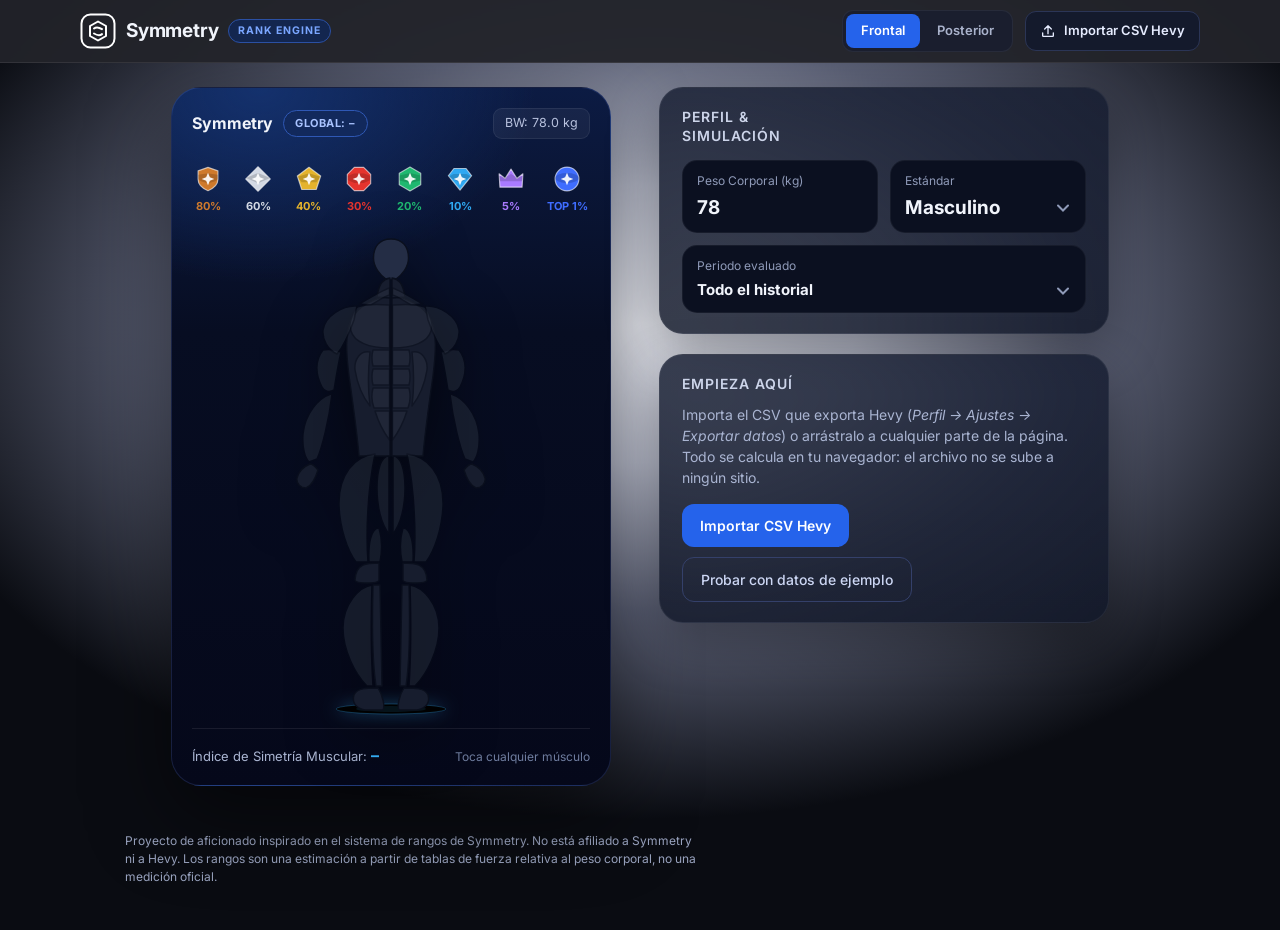
<file: index.html>
<!doctype html>
<html lang="es">
<head>
  <meta charset="utf-8">
  <meta name="viewport" content="width=device-width, initial-scale=1">
  <title>Symmetry · Rank Engine desde tu CSV de Hevy</title>
  <meta name="description" content="Importa tu CSV de Hevy y descubre tu rango de fuerza por grupo muscular. Todo se calcula en tu navegador.">
  <link rel="preconnect" href="https://fonts.googleapis.com">
  <link rel="preconnect" href="https://fonts.gstatic.com" crossorigin>
  <link href="https://fonts.googleapis.com/css2?family=Inter:wght@400;500;600;700;800&display=swap" rel="stylesheet">
  <link rel="stylesheet" href="style.css">
</head>
<body>
  <header class="bar">
    <div class="bar-in">
      <div class="brand">
        <svg class="logo" width="36" height="36" viewBox="0 0 36 36" aria-hidden="true">
          <rect x="1.5" y="1.5" width="33" height="33" rx="9" fill="none" stroke="#fff" stroke-width="2"/>
          <path d="M18 8.5 26 13v10l-8 4.5L10 23V13Z" fill="none" stroke="#fff" stroke-width="2" stroke-linejoin="round"/>
          <path d="M14 15.5c2-1.6 5-1.2 8 .6M14 20.5c3 1.8 6 2.2 8 .6" fill="none" stroke="#fff" stroke-width="2" stroke-linecap="round"/>
        </svg>
        <span class="brand-name">Symmetry</span>
        <span class="pill-eng">RANK ENGINE</span>
      </div>
      <div class="bar-right">
        <div class="toggle" role="group" aria-label="Vista del cuerpo">
          <button type="button" data-view="front" aria-pressed="true">Frontal</button>
          <button type="button" data-view="back" aria-pressed="false">Posterior</button>
        </div>
        <label class="btn-import" for="file">
          <svg width="16" height="16" viewBox="0 0 24 24" fill="none" stroke="currentColor" stroke-width="2" stroke-linecap="round" stroke-linejoin="round" aria-hidden="true"><path d="M12 16V4m0 0L7 9m5-5 5 5M4 15v4a1 1 0 0 0 1 1h14a1 1 0 0 0 1-1v-4"/></svg>
          <span>Importar CSV Hevy</span>
        </label>
        <input id="file" class="sr" type="file" accept=".csv,text/csv">
      </div>
    </div>
  </header>

  <main class="layout empty" id="app">
    <!-- ===== Tarjeta tipo móvil ===== -->
    <section class="phone" id="phone" aria-label="Mapa muscular">
      <div class="phone-top">
        <span class="phone-title">Symmetry</span>
        <span class="pill-global" id="globalPill" style="--c:#3f6dff">GLOBAL: –</span>
        <span class="pill-bw" id="bwPill">BW: 78.0 kg</span>
      </div>
      <ol class="gems" id="gems" aria-label="Rangos"></ol>

      <div class="figure">
        <svg id="body" viewBox="0 0 240 480" role="img" aria-label="Figura humana con cada músculo coloreado según su rango"></svg>
        <div class="co tl" id="coTL"></div>
        <div class="co tr" id="coTR"></div>
        <div class="co bl" id="coBL"></div>
        <div class="co br" id="coBR"></div>
      </div>

      <div class="phone-foot">
        <span>Índice de Simetría Muscular: <b id="symVal">–</b></span>
        <span class="hint">Toca cualquier músculo</span>
      </div>
    </section>

    <!-- ===== Columna derecha ===== -->
    <div class="col">
      <section class="card" id="profile">
        <div class="card-head">
          <h2>PERFIL &amp;<br>SIMULACIÓN</h2>
          <div class="badges" id="badges"></div>
        </div>
        <div class="two">
          <label class="inp"><span>Peso Corporal (kg)</span>
            <input id="bw" type="number" inputmode="decimal" min="30" max="250" step="0.5" value="78"></label>
          <label class="inp"><span>Estándar</span>
            <select id="sex"><option value="m">Masculino</option><option value="f">Femenino</option></select></label>
        </div>
        <label class="inp wide"><span>Periodo evaluado</span>
          <select id="period">
            <option value="0">Todo el historial</option>
            <option value="365">Últimos 12 meses</option>
            <option value="180">Últimos 6 meses</option>
            <option value="90">Últimos 3 meses</option>
          </select></label>
        <p id="error" class="error" role="alert" hidden></p>
      </section>

      <section class="card welcome" id="welcome">
        <h2>EMPIEZA AQUÍ</h2>
        <p>Importa el CSV que exporta Hevy (<em>Perfil → Ajustes → Exportar datos</em>) o arrástralo a cualquier parte de la página. Todo se calcula en tu navegador: el archivo no se sube a ningún sitio.</p>
        <div class="actions">
          <label class="btn-primary" for="file">Importar CSV Hevy</label>
          <button type="button" class="btn-ghost" id="demo">Probar con datos de ejemplo</button>
        </div>
      </section>

      <section class="card detail" id="detail" hidden aria-live="polite">
        <div id="dBody">
          <div class="d-top">
            <div class="d-gem" id="dGem"></div>
            <div class="d-main">
              <span class="tier-pill" id="dPill"></span>
              <h3 id="dName"></h3>
              <div class="d-guide">Ejercicio guía: <select id="dGuide" aria-label="Ejercicio guía"></select></div>
            </div>
            <div class="d-e1">
              <span class="lbl">e1RM Estimado</span>
              <b id="dE1"></b>
              <span class="ratio" id="dRatio"></span>
            </div>
          </div>
          <div class="d-progress">
            <div class="row"><span id="dTier"></span><span class="next" id="dNext"></span></div>
            <div class="track"><i id="dBar"></i></div>
          </div>
          <div class="two">
            <label class="inp"><span id="lblW">Carga levantada (kg)</span>
              <input id="simW" type="number" inputmode="decimal" min="0" step="0.5"></label>
            <label class="inp"><span>Repeticiones limpias</span>
              <input id="simR" type="number" inputmode="numeric" min="1" max="30" step="1"></label>
          </div>
          <p class="d-note"><span id="dNote"></span> <button type="button" class="link" id="simReset" hidden>Restablecer</button></p>
        </div>
        <p id="dEmpty" class="d-empty" hidden></p>
      </section>

      <section class="card breakdown" id="breakdown" hidden>
        <h2>DESGLOSE POR GRUPO MUSCULAR</h2>
        <div class="grid-m" id="gridM"></div>
      </section>

      <section class="card history-card" id="history" hidden>
        <div class="card-head">
          <h2>HISTORIAL &amp;<br>PROGRESO</h2>
          <div class="history-actions" style="display:flex; gap:8px; align-items:center;">
            <button type="button" class="btn-ghost" id="exportImg" style="padding:6px 12px; font-size:12px;">Copiar resumen</button>
            <button type="button" class="link" id="clearHistory" style="font-size:12px;">Borrar</button>
          </div>
        </div>
        <canvas id="progressChart" width="400" height="180" style="display:none;"></canvas>
        <div id="historyList"></div>
      </section>
    </div>
  </main>

  <details class="all" id="allEx" hidden>
    <summary>Todos los ejercicios (<span id="exCount">0</span>)</summary>
    <div class="tablewrap">
      <table id="exTable">
        <thead><tr><th>Ejercicio</th><th>Músculo</th><th>Mejor serie</th><th>1RM est.</th><th>Rango</th></tr></thead>
        <tbody></tbody>
      </table>
    </div>
    <p id="unknown" class="note"></p>
  </details>

  <footer>
    <p>Proyecto de aficionado inspirado en el sistema de rangos de Symmetry. No está afiliado a Symmetry ni a Hevy. Los rangos son una estimación a partir de tablas de fuerza relativa al peso corporal, no una medición oficial.</p>
  </footer>

  <div class="dropveil" id="veil">Suelta tu CSV de Hevy</div>
  <script src="ranks.js"></script>
  <script src="app.js"></script>
</body>
</html>
</file>
<file: style.css>
:root {
  --bg: #0a0c12;
  --card: #141a2c;
  --card-2: #0b1020;
  --line: rgba(255,255,255,.07);
  --text: #f1f4fb;
  --muted: #8f9ab8;
  --blue: #2f7bff;
  --none: #2c3342;
  color-scheme: dark;
}
* { box-sizing: border-box; }
html { -webkit-text-size-adjust: 100%; scroll-behavior: smooth; }
body {
  margin: 0; min-height: 100vh; color: var(--text);
  font: 400 15px/1.5 'Inter', system-ui, -apple-system, 'Segoe UI', Roboto, sans-serif;
  background:
    radial-gradient(60% 55% at 50% 36%, #eef0f8 0%, #b9bdcd 28%, #5a5f74 58%, rgba(10,12,18,0) 100%),
    var(--bg);
  background-attachment: fixed;
}
:focus-visible { outline: 2px solid #7fb0ff; outline-offset: 2px; }
.sr { position: absolute; width: 1px; height: 1px; opacity: 0; overflow: hidden; }
button, select, input { font: inherit; color: inherit; }
button { cursor: pointer; }

/* ---------- Scrollbar ---------- */
::-webkit-scrollbar { width: 6px; height: 6px; }
::-webkit-scrollbar-track { background: transparent; }
::-webkit-scrollbar-thumb { background: #2b3556; border-radius: 3px; }
::-webkit-scrollbar-thumb:hover { background: #3a4a7a; }

/* ---------- Animations ---------- */
@keyframes glow-pulse { 0%,100%{filter:brightness(1) drop-shadow(0 0 4px var(--c,#fff))} 50%{filter:brightness(1.3) drop-shadow(0 0 12px var(--c,#fff))} }
@keyframes slide-in { from{opacity:0;transform:translateY(16px)} to{opacity:1;transform:translateY(0)} }
@keyframes score-up { from{opacity:0;transform:translateY(8px)} to{opacity:1;transform:translateY(0)} }
@keyframes gem-shine { 0%{filter:brightness(1)} 50%{filter:brightness(1.4)} 100%{filter:brightness(1)} }

.score-up { animation: score-up .3s ease-out; }

/* ---------- Cabecera ---------- */
.bar { background: rgba(34,36,42,.94); border-bottom: 1px solid rgba(255,255,255,.08); backdrop-filter: blur(8px); position: sticky; top: 0; z-index: 5; }
.bar-in { width: min(1120px, 100% - 32px); margin: 0 auto; min-height: 62px; display: flex; align-items: center; justify-content: space-between; gap: 12px; flex-wrap: wrap; padding: 8px 0; }
.brand { display: flex; align-items: center; gap: 10px; }
.brand-name { font-weight: 700; font-size: 19px; letter-spacing: -.01em; }
.pill-eng { font-size: 10.5px; font-weight: 700; letter-spacing: .09em; color: #7aa6ff; background: #13264f; border: 1px solid #2b50a3; padding: 3px 9px; border-radius: 99px; }
.bar-right { display: flex; align-items: center; gap: 12px; }
.toggle { display: flex; gap: 2px; padding: 3px; background: #1a1e2e; border: 1px solid rgba(255,255,255,.06); border-radius: 11px; }
.toggle button { border: 0; background: transparent; padding: 7px 15px; border-radius: 8px; font-size: 13px; font-weight: 600; color: #aab3cc; }
.toggle button[aria-pressed=true] { background: #2563eb; color: #fff; }
.btn-import { display: inline-flex; align-items: center; gap: 8px; cursor: pointer; padding: 9px 14px; font-size: 13px; font-weight: 600; background: #141a2c; border: 1px solid #2b3556; border-radius: 11px; color: #e6ecff; }
.btn-import:hover, .btn-import:focus-within { border-color: #4a6fd0; }
.bar:has(#file:focus-visible) .btn-import { outline: 2px solid #7fb0ff; outline-offset: 2px; }

/* ---------- Layout ---------- */
.layout { width: min(1030px, 100% - 32px); margin: 24px auto 28px; display: grid; grid-template-columns: 440px 450px; gap: 48px; justify-content: center; align-items: start; }
.col { display: grid; gap: 20px; }
.card {
  background: linear-gradient(180deg, rgba(22,29,49,.82) 0%, rgba(17,23,40,.82) 100%);
  border: 1px solid rgba(255,255,255,.06); border-radius: 24px; padding: 20px 22px;
  box-shadow: 0 18px 50px rgba(0,0,0,.35);
  backdrop-filter: blur(12px);
  animation: slide-in .4s ease-out both;
}
.card h2 { margin: 0; font-size: 14px; font-weight: 600; letter-spacing: .07em; color: #cdd5ea; line-height: 1.35; }
[hidden] { display: none !important; }

/* ---------- Tarjeta móvil ---------- */
.phone {
  position: relative; border-radius: 30px; padding: 20px 20px 18px;
  background: radial-gradient(90% 40% at 20% 0%, #14316d 0%, rgba(20,49,109,0) 70%), linear-gradient(180deg, #0c1b43 0%, #070d22 35%, #05081a 100%);
  border: 1px solid rgba(120,150,255,.16); box-shadow: 0 30px 80px rgba(0,0,0,.5);
  transition: border-color .3s;
}
.phone:hover { border-color: rgba(120,150,255,.3); }
.phone-top { display: flex; align-items: center; gap: 10px; }
.phone-title { font-weight: 700; font-size: 16px; }
.pill-global { font-size: 11px; font-weight: 700; letter-spacing: .05em; padding: 4px 11px; border-radius: 99px; color: #a9c3ff; background: #12295c; border: 1px solid #2f58b5; text-transform: uppercase; }
.pill-global.on { color: var(--c); background: color-mix(in srgb, var(--c) 16%, #0a1330); border-color: color-mix(in srgb, var(--c) 55%, transparent); }
.pill-bw { margin-left: auto; font-size: 12.5px; color: #b8c2de; background: rgba(255,255,255,.05); border: 1px solid rgba(255,255,255,.07); padding: 5px 11px; border-radius: 9px; }

.gems { list-style: none; margin: 22px 0 0; padding: 0; display: flex; justify-content: space-between; }
.gems li { display: grid; justify-items: center; gap: 5px; font-size: 11px; font-weight: 700; color: var(--c); position: relative; padding: 4px 2px; border-radius: 10px; }
.gems li.cur::after { content: ''; position: absolute; inset: -2px -3px; border-radius: 12px; border: 1px solid color-mix(in srgb, var(--c) 60%, transparent); box-shadow: 0 0 14px color-mix(in srgb, var(--c) 45%, transparent); pointer-events: none; }
.gem { display: block; }
.gems li .gem:hover { animation: gem-shine .6s ease; }

.figure { position: relative; margin-top: 14px; height: 480px; }
#body { display: block; width: 240px; height: 480px; margin: 0 auto; overflow: visible; filter: drop-shadow(0 14px 28px rgba(0,0,0,.55)); }
#body .head { fill: #242d45; stroke: #0a0f1d; stroke-width: 1.4; }
#body .base { fill: #171d2e; stroke: #0a0f1d; stroke-width: 1.4; stroke-linejoin: round; stroke-linecap: round; }
#body .pod-glow { stroke: rgba(56,182,255,.25); filter: drop-shadow(0 0 8px rgba(56,182,255,.35)); }
#body .pod-inner { fill: rgba(56,182,255,.1); }
#body .m {
  fill: var(--none);
  stroke: #080d1a;
  stroke-width: 1.5;
  stroke-linejoin: round;
  stroke-linecap: round;
  cursor: pointer;
  transition: fill .2s ease, filter .2s ease, stroke .15s ease, opacity .2s ease;
}
#body .m:hover {
  filter: brightness(1.28) drop-shadow(0 0 9px var(--c, rgba(56,182,255,.6)));
}
#body .m.sel {
  stroke: #ffffff;
  stroke-width: 2.2;
  filter: brightness(1.38) drop-shadow(0 0 14px var(--c, #38b6ff));
}
.empty #body .m { opacity: .45; }

.co { position: absolute; width: 112px; display: grid; justify-items: center; gap: 4px; text-align: center; color: var(--c); }
.co b { font-size: 11.5px; font-weight: 800; letter-spacing: .04em; text-transform: uppercase; }
.co .row { display: flex; align-items: center; gap: 0; }
.co i { display: block; width: 36px; height: 1.5px; background: linear-gradient(90deg, var(--c), transparent); }
.co.tr .row, .co.br .row { flex-direction: row-reverse; }
.co.tr i, .co.br i { background: linear-gradient(270deg, var(--c), transparent); }
.co span { font-size: 11px; color: #c3cce6; }
.co em { font-style: normal; font-size: 10px; color: #7482a6; }
.co.tl { left: 0; top: 58px; } .co.tr { right: 0; top: 58px; }
.co.bl { left: 0; top: 348px; } .co.br { right: 0; top: 348px; }
.empty .co { display: none; }

.phone-foot { margin-top: 16px; padding-top: 14px; border-top: 1px solid rgba(255,255,255,.08); display: flex; justify-content: space-between; align-items: baseline; gap: 10px; font-size: 13px; color: #aab5d2; }
.phone-foot b { color: #38b6ff; font-size: 16px; font-weight: 700; }
.phone-foot .hint { font-size: 12px; color: #6f7d9f; }

/* ---------- Perfil ---------- */
.card-head { display: flex; justify-content: space-between; align-items: flex-start; gap: 12px; margin-bottom: 14px; }
.badges { display: flex; flex-wrap: wrap; gap: 8px; justify-content: flex-end; }
.badge { font-size: 11.5px; font-weight: 600; line-height: 1.2; text-align: center; padding: 8px 10px; border-radius: 10px; border: 1px solid; max-width: 100px; }
.badge.blue { color: #8db3ff; background: #12264f; border-color: #2c4f9e; }
.badge.gold { color: #f0c24a; background: #33270b; border-color: #86661a; }
.badge.purple { color: #b9a2ff; background: #211846; border-color: #5a42b5; }
.two { display: grid; grid-template-columns: 1fr 1fr; gap: 12px; }
.inp { display: grid; gap: 4px; padding: 11px 14px 10px; background: var(--card-2); border: 1px solid rgba(255,255,255,.05); border-radius: 15px; }
.inp:focus-within { border-color: #3a63d8; }
.inp > span { font-size: 12px; color: var(--muted); }
.inp input, .inp select { width: 100%; background: transparent; border: 0; outline: 0; padding: 0; font-size: 19px; font-weight: 700; color: var(--text); }
.inp select, .d-guide select { appearance: none; background: url("data:image/svg+xml,%3Csvg xmlns='http://www.w3.org/2000/svg' width='12' height='8' fill='none' stroke='%238f9ab8' stroke-width='2' stroke-linecap='round'%3E%3Cpath d='m1 1.5 5 5 5-5'/%3E%3C/svg%3E") no-repeat right 2px center; padding-right: 20px; cursor: pointer; }
.inp select option, .d-guide select option { background: #111728; color: #f1f4fb; font-weight: 500; }
.inp.wide { margin-top: 12px; }
.inp.wide select { font-size: 15px; }
.error { margin: 12px 0 0; padding: 9px 12px; font-size: 13px; color: #ffa3a3; background: #2a1618; border: 1px solid #5a2a2e; border-radius: 10px; }

/* ---------- Bienvenida ---------- */
.welcome p { margin: 10px 0 16px; color: #aab5d2; font-size: 14px; }
.actions { display: flex; flex-wrap: wrap; gap: 10px; }
.btn-primary { cursor: pointer; padding: 11px 18px; border-radius: 12px; background: #2563eb; color: #fff; font-weight: 600; font-size: 14px; transition: background .15s, box-shadow .2s; }
.btn-primary:hover { background: #3772f3; box-shadow: 0 0 20px rgba(37,99,235,.5); }
.btn-ghost { padding: 11px 18px; border-radius: 12px; background: transparent; border: 1px solid #34406a; color: #cdd7f4; font-size: 14px; font-weight: 500; }
.btn-ghost:hover { border-color: #5470c9; }

/* ---------- Detalle ---------- */
.d-top { display: flex; gap: 14px; align-items: flex-start; }
.d-gem { flex: none; padding-top: 4px; filter: drop-shadow(0 0 10px color-mix(in srgb, var(--c) 55%, transparent)); }
.d-main { flex: 1; min-width: 0; }
.tier-pill { display: inline-block; font-size: 10.5px; font-weight: 700; letter-spacing: .07em; padding: 3px 9px; border-radius: 6px; color: var(--c); background: color-mix(in srgb, var(--c) 18%, #0b1020); border: 1px solid color-mix(in srgb, var(--c) 35%, transparent); }
.d-main h3 { margin: 5px 0 1px; font-size: 21px; font-weight: 700; line-height: 1.15; }
.d-guide { font-size: 12.5px; color: var(--muted); display: flex; align-items: center; gap: 5px; flex-wrap: wrap; }
.d-guide select { border: 0; background-color: transparent; font-size: 12.5px; font-weight: 600; color: #e6ecff; max-width: 100%; text-overflow: ellipsis; padding: 2px 18px 2px 0; outline-offset: 3px; }
.d-guide select:disabled { background-image: none; padding-right: 0; cursor: default; opacity: 1; }
.d-e1 { text-align: right; display: grid; gap: 0; flex: none; }
.d-e1 .lbl { font-size: 12px; color: var(--muted); }
.d-e1 b { font-size: 24px; font-weight: 800; line-height: 1.2; }
.d-e1 .ratio { font-size: 12.5px; font-weight: 600; color: var(--c); }
.d-progress { margin: 18px 0 16px; padding-bottom: 16px; border-bottom: 1px solid var(--line); }
.d-progress .row { display: flex; justify-content: space-between; gap: 10px; font-size: 13px; font-weight: 500; margin-bottom: 7px; }
.d-progress .next { color: var(--c2, var(--c)); font-weight: 600; text-align: right; }
.track { height: 8px; border-radius: 99px; background: #070b17; overflow: hidden; }
.track i { display: block; height: 100%; border-radius: inherit; background: linear-gradient(90deg, var(--c), var(--c2, var(--c))); transition: width .25s; }
.d-note { margin: 12px 0 0; font-size: 12.5px; color: var(--muted); }
.link { background: none; border: 0; padding: 0; color: #7fb0ff; font-size: 12.5px; text-decoration: underline; }
.d-empty { margin: 0; color: var(--muted); font-size: 14px; }

/* ---------- Desglose ---------- */
.breakdown h2 { margin-bottom: 14px; font-size: 12.5px; }
.grid-m { display: grid; grid-template-columns: 1fr 1fr; gap: 10px; max-height: 310px; overflow-y: auto; padding-right: 2px; scrollbar-width: thin; scrollbar-color: #2b3556 transparent; }
.mbtn { display: flex; align-items: center; gap: 11px; text-align: left; padding: 11px 12px; background: var(--card-2); border: 1px solid rgba(255,255,255,.05); border-radius: 14px; min-width: 0; transition: all .2s; }
.mbtn:hover { border-color: #2f3d6e; transform: scale(1.03); box-shadow: 0 4px 16px rgba(0,0,0,.3); }
.mbtn.sel { background: #16224a; border-color: #3a63d8; }
.mbtn .gem { flex: none; }
.mbtn b { display: block; font-size: 13px; font-weight: 600; white-space: nowrap; overflow: hidden; text-overflow: ellipsis; }
.mbtn small { display: block; font-size: 11px; font-weight: 600; color: var(--c, var(--muted)); }

/* ---------- Historial y Gráfico ---------- */
.history-card { border-left: 3px solid var(--blue); }
.history-item { display: flex; justify-content: space-between; padding: 10px 12px; border-bottom: 1px solid var(--line); font-size: 13px; }
.history-item:last-child { border-bottom: 0; }
.history-item .date { color: var(--muted); }
.history-item .rank { font-weight: 600; }
#progressChart { width: 100%; height: auto; border-radius: 12px; margin-top: 12px; background: var(--card-2); border: 1px solid rgba(255,255,255,.05); }

/* ---------- Toast y Tooltip ---------- */
.toast { position: fixed; bottom: 24px; right: 24px; z-index: 50; padding: 12px 20px; border-radius: 12px; font-size: 14px; font-weight: 500; color: #fff; background: rgba(20,26,44,.95); border: 1px solid rgba(255,255,255,.1); backdrop-filter: blur(8px); box-shadow: 0 8px 32px rgba(0,0,0,.4); animation: slide-in .3s ease; pointer-events: none; }
.toast.error { border-color: #5a2a2e; color: #ffa3a3; }
.toast.success { border-color: #1a5a3a; color: #7fffb0; }

.svg-tooltip { position: fixed; z-index: 40; padding: 8px 14px; border-radius: 10px; font-size: 12px; font-weight: 500; color: #e6ecff; background: rgba(20,26,44,.95); border: 1px solid rgba(255,255,255,.1); backdrop-filter: blur(8px); box-shadow: 0 8px 24px rgba(0,0,0,.4); pointer-events: none; white-space: nowrap; animation: slide-in .15s ease; }

/* ---------- Tabla y pie ---------- */
.all { width: min(1030px, 100% - 32px); margin: 0 auto 8px; }
.all summary { cursor: pointer; padding: 10px 4px; color: #c9d1e8; font-weight: 500; width: fit-content; text-shadow: 0 1px 8px rgba(0,0,0,.6); }
.tablewrap { overflow-x: auto; background: #111728; border: 1px solid var(--line); border-radius: 16px; }
table { border-collapse: collapse; width: 100%; font-size: 13px; min-width: 560px; }
th, td { padding: 9px 14px; text-align: left; border-bottom: 1px solid var(--line); white-space: nowrap; }
th { color: var(--muted); font-weight: 500; }
tbody tr:last-child td { border-bottom: 0; }
td .dot { display: inline-block; width: 9px; height: 9px; border-radius: 50%; background: var(--c); margin-right: 8px; }
.note { color: #aab5d2; font-size: 12.5px; }
footer { width: min(1030px, 100% - 32px); margin: 0 auto; padding: 18px 0 44px; font-size: 12px; color: #9aa4c0; }
footer p { margin: 0; max-width: 72ch; }

.dropveil { position: fixed; inset: 0; z-index: 20; display: none; place-items: center; font-size: 22px; font-weight: 700; background: rgba(8,12,28,.82); border: 3px dashed #4a6fd0; margin: 10px; border-radius: 24px; }
.dropveil.on { display: grid; }

/* ---------- Responsive ---------- */
@media (max-width: 1020px) {
  .layout { grid-template-columns: minmax(0, 470px); gap: 20px; }
  .layout.empty .col { order: -1; }
}
@media (max-width: 520px) {
  .bar-in { justify-content: center; }
  .btn-import span { display: none; }
  .phone { padding: 16px 12px; }
  .gems { overflow-x: auto; scroll-snap-type: x mandatory; -webkit-overflow-scrolling: touch; padding-bottom: 4px; }
  .gems li { scroll-snap-align: center; min-width: 42px; }
  .co { width: 92px; } .co i { width: 22px; } .co b { font-size: 10.5px; }
  .d-top { flex-wrap: wrap; } .d-e1 { text-align: left; width: 100%; }
  .badge { max-width: none; }
  .card-head { flex-direction: column; }
  .badges { justify-content: flex-start; }
}
@media (prefers-reduced-motion: reduce) { * { transition: none !important; } }
</file>
